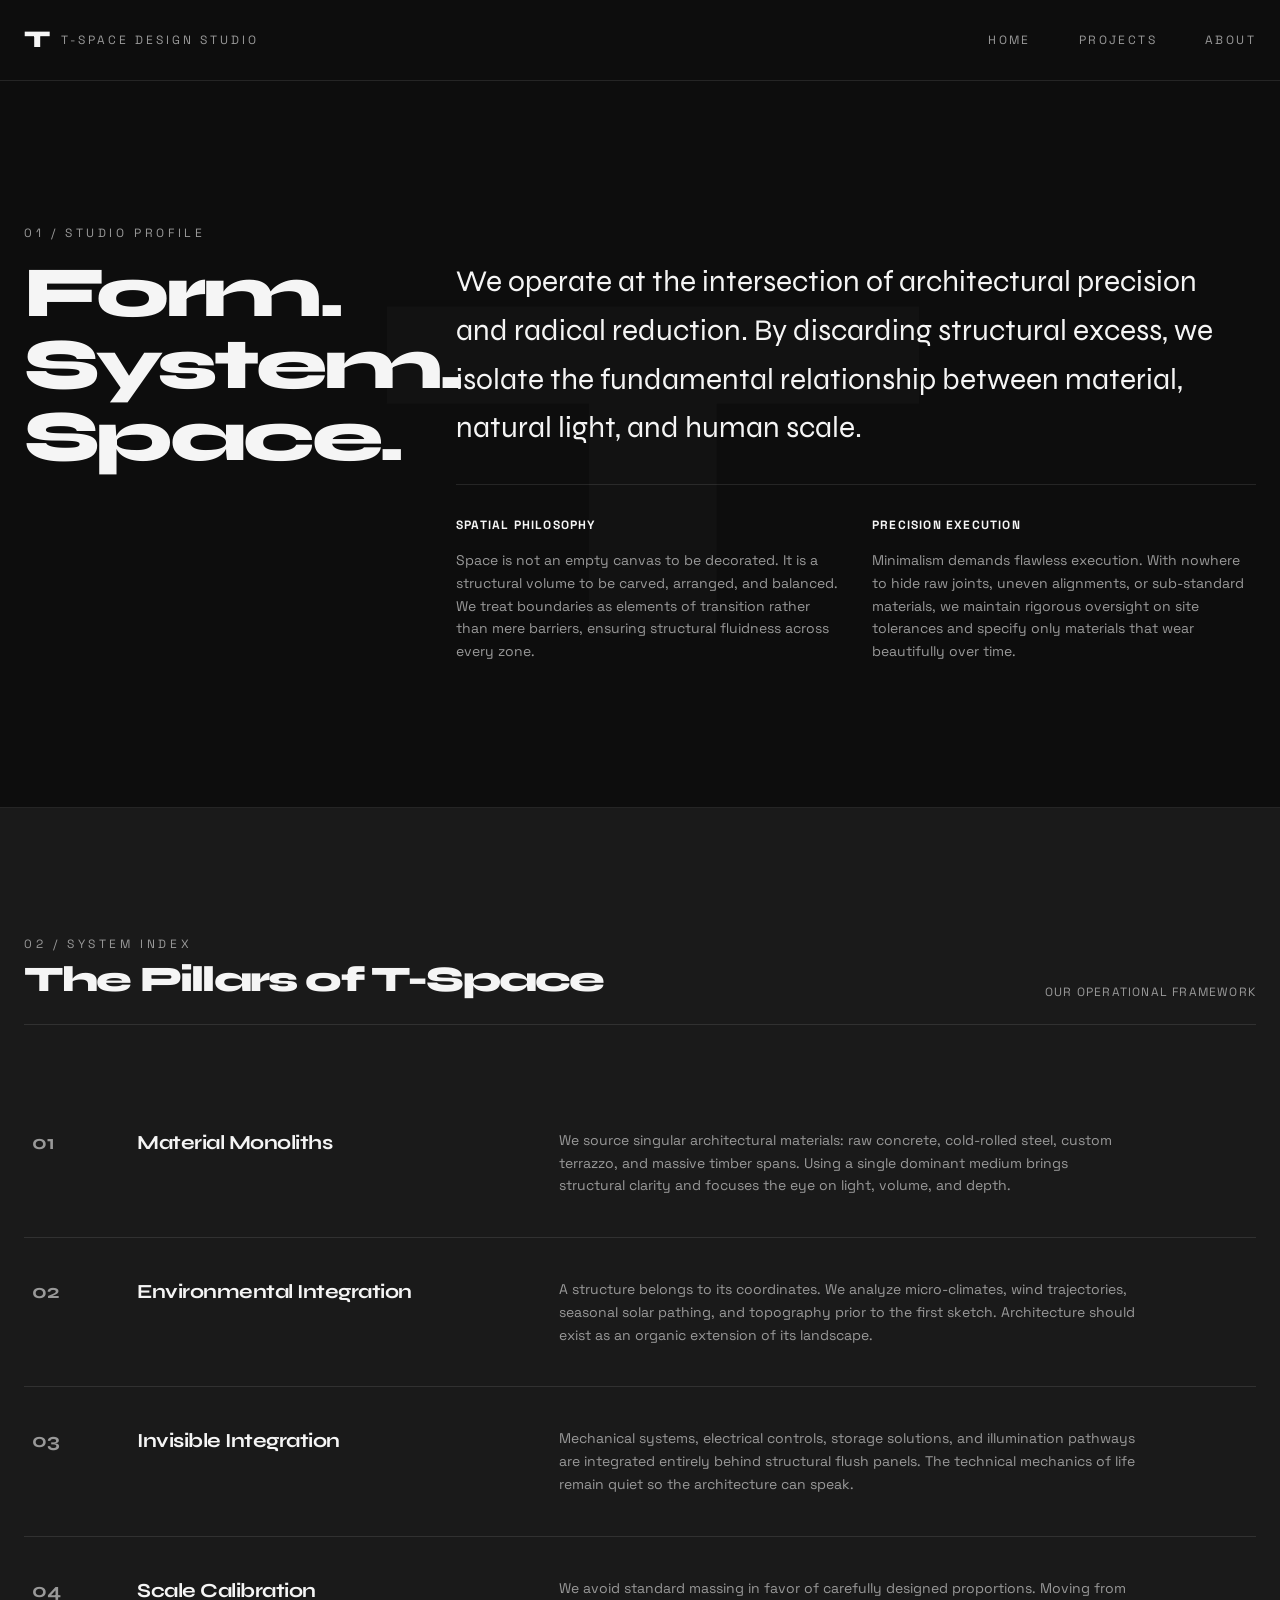
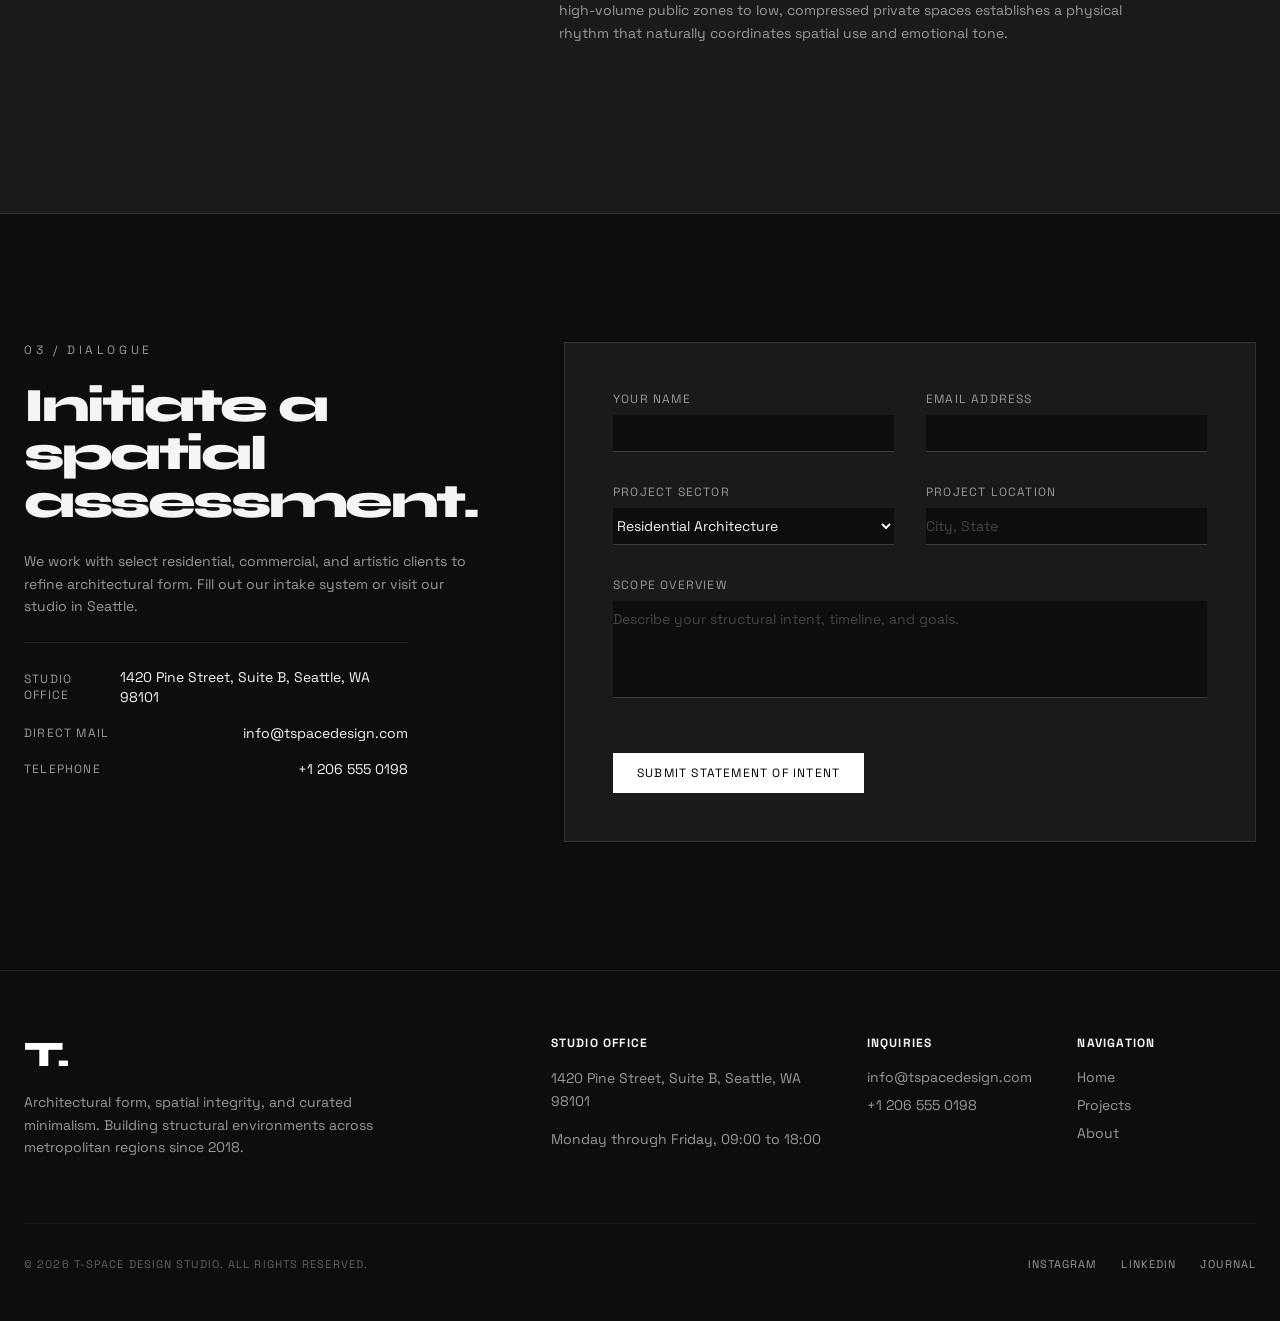
<file: about.html>
<!DOCTYPE html>
<html lang="en">
<head>
<meta charset="utf-8">
<meta name="viewport" content="width=device-width, initial-scale=1">
<title>About | T-Space Design Studio</title>
<meta name="description" content="Discover the design philosophy, architectural background, and minimalist ethos of T-Space Design Studio. Shaping spatial systems through structural rigor.">
<link rel="canonical" href="https://t-space-design-1551.sites.tibly.ai/about">
<meta property="og:type" content="website">
<meta property="og:url" content="https://t-space-design-1551.sites.tibly.ai/about">
<meta property="og:site_name" content="T-Space Design Studio">
<meta property="og:title" content="About | T-Space Design Studio">
<meta property="og:description" content="Discover the design philosophy, architectural background, and minimalist ethos of T-Space Design Studio. Shaping spatial systems through structural rigor.">
<meta name="twitter:card" content="summary_large_image">
<link rel="icon" href="/favicon.svg" type="image/svg+xml">
<link rel="preconnect" href="https://fonts.googleapis.com">
<link rel="preconnect" href="https://fonts.gstatic.com" crossorigin>
<link href="https://fonts.googleapis.com/css2?family=Space+Grotesk:wght@300;400;500;700&family=Syne:wght@700;800&display=swap" rel="stylesheet">
<link rel="stylesheet" href="/styles.css">
</head>
<body>
<!-- block:header -->
<header class="w-full bg-[#0D0D0D] border-b border-white/10 sticky top-0 z-50">
  <div class="max-w-7xl mx-auto px-6 h-20 flex items-center justify-between">
    <a href="/" class="flex items-center gap-3 group">
      <span class="font-display text-2xl font-extrabold tracking-tighter text-[#F5F5F5] group-hover:text-white transition-colors">T</span>
      <span class="font-body text-xs uppercase tracking-[0.25em] text-[#999999] group-hover:text-white transition-colors hidden sm:inline" data-tibly-field="business-name">T-Space Design Studio</span>
    </a>
    <nav class="flex items-center gap-8 md:gap-12">
      <a href="/" class="font-body text-xs uppercase tracking-[0.2em] text-[#999999] hover:text-[#F5F5F5] transition-colors py-2">Home</a>
      <a href="/projects" class="font-body text-xs uppercase tracking-[0.2em] text-[#999999] hover:text-[#F5F5F5] transition-colors py-2">Projects</a>
      <a href="/about" class="font-body text-xs uppercase tracking-[0.2em] text-[#999999] hover:text-[#F5F5F5] transition-colors py-2">About</a>
    </nav>
  </div>
</header>
<!-- /block:header -->
<!-- block:statement -->
<section class="relative bg-[#0D0D0D] overflow-hidden py-24 md:py-36 border-b border-white/10" data-block="statement">
  <!-- Oversized Typographic Monogram Watermark Background -->
  <div class="absolute inset-0 select-none pointer-events-none flex items-center justify-center overflow-hidden">
    <span class="font-display font-extrabold text-[40vw] leading-none text-white/[0.02] tracking-tighter translate-y-6">T</span>
  </div>

  <div class="relative z-10 max-w-7xl mx-auto px-6">
    <div class="grid grid-cols-1 lg:grid-cols-12 gap-12 lg:gap-16 items-start">
      <div class="lg:col-span-4 space-y-4">
        <span class="font-body text-xs uppercase tracking-[0.3em] text-[#999999] block">01 / Studio Profile</span>
        <h1 class="font-display text-5xl md:text-7xl font-extrabold tracking-tighter text-[#F5F5F5] leading-none">
          Form.<br>System.<br>Space.
        </h1>
      </div>
      <div class="lg:col-span-8 space-y-8 lg:pt-8">
        <p class="font-display text-xl md:text-3xl font-light text-[#F5F5F5] leading-relaxed max-w-3xl">
          We operate at the intersection of architectural precision and radical reduction. By discarding structural excess, we isolate the fundamental relationship between material, natural light, and human scale.
        </p>
        <div class="grid grid-cols-1 md:grid-cols-2 gap-8 pt-8 border-t border-white/10">
          <div class="space-y-4">
            <h3 class="font-body text-xs uppercase tracking-widest text-[#F5F5F5] font-bold">Spatial Philosophy</h3>
            <p class="font-body text-sm text-[#999999] leading-relaxed">
              Space is not an empty canvas to be decorated. It is a structural volume to be carved, arranged, and balanced. We treat boundaries as elements of transition rather than mere barriers, ensuring structural fluidness across every zone.
            </p>
          </div>
          <div class="space-y-4">
            <h3 class="font-body text-xs uppercase tracking-widest text-[#F5F5F5] font-bold">Precision Execution</h3>
            <p class="font-body text-sm text-[#999999] leading-relaxed">
              Minimalism demands flawless execution. With nowhere to hide raw joints, uneven alignments, or sub-standard materials, we maintain rigorous oversight on site tolerances and specify only materials that wear beautifully over time.
            </p>
          </div>
        </div>
      </div>
    </div>
  </div>
</section>
<!-- /block:statement -->
<!-- block:index-list -->
<section class="bg-[#1A1A1A] py-24 md:py-32 border-b border-white/10" data-block="index-list">
  <div class="max-w-7xl mx-auto px-6">
    <div class="flex flex-col md:flex-row md:items-end justify-between gap-6 mb-16 pb-6 border-b border-white/10">
      <div>
        <span class="font-body text-xs uppercase tracking-[0.3em] text-[#999999] block mb-2">02 / System Index</span>
        <h2 class="font-display text-3xl md:text-4xl font-extrabold tracking-tighter text-[#F5F5F5]">The Pillars of T-Space</h2>
      </div>
      <p class="font-body text-xs uppercase tracking-widest text-[#999999]">Our operational framework</p>
    </div>

    <div class="divide-y divide-white/10">
      <!-- Pillar 01 -->
      <div class="grid grid-cols-1 lg:grid-cols-12 py-10 gap-6 lg:gap-12 hover:bg-[#0D0D0D]/20 transition-colors group px-2">
        <div class="lg:col-span-1">
          <span class="font-display text-xl font-bold text-[#999999] group-hover:text-white transition-colors">01</span>
        </div>
        <div class="lg:col-span-4">
          <h3 class="font-display text-xl font-bold text-[#F5F5F5] tracking-tight">Material Monoliths</h3>
        </div>
        <div class="lg:col-span-7">
          <p class="font-body text-sm text-[#999999] leading-relaxed max-w-xl">
            We source singular architectural materials: raw concrete, cold-rolled steel, custom terrazzo, and massive timber spans. Using a single dominant medium brings structural clarity and focuses the eye on light, volume, and depth.
          </p>
        </div>
      </div>

      <!-- Pillar 02 -->
      <div class="grid grid-cols-1 lg:grid-cols-12 py-10 gap-6 lg:gap-12 hover:bg-[#0D0D0D]/20 transition-colors group px-2">
        <div class="lg:col-span-1">
          <span class="font-display text-xl font-bold text-[#999999] group-hover:text-white transition-colors">02</span>
        </div>
        <div class="lg:col-span-4">
          <h3 class="font-display text-xl font-bold text-[#F5F5F5] tracking-tight">Environmental Integration</h3>
        </div>
        <div class="lg:col-span-7">
          <p class="font-body text-sm text-[#999999] leading-relaxed max-w-xl">
            A structure belongs to its coordinates. We analyze micro-climates, wind trajectories, seasonal solar pathing, and topography prior to the first sketch. Architecture should exist as an organic extension of its landscape.
          </p>
        </div>
      </div>

      <!-- Pillar 03 -->
      <div class="grid grid-cols-1 lg:grid-cols-12 py-10 gap-6 lg:gap-12 hover:bg-[#0D0D0D]/20 transition-colors group px-2">
        <div class="lg:col-span-1">
          <span class="font-display text-xl font-bold text-[#999999] group-hover:text-white transition-colors">03</span>
        </div>
        <div class="lg:col-span-4">
          <h3 class="font-display text-xl font-bold text-[#F5F5F5] tracking-tight">Invisible Integration</h3>
        </div>
        <div class="lg:col-span-7">
          <p class="font-body text-sm text-[#999999] leading-relaxed max-w-xl">
            Mechanical systems, electrical controls, storage solutions, and illumination pathways are integrated entirely behind structural flush panels. The technical mechanics of life remain quiet so the architecture can speak.
          </p>
        </div>
      </div>

      <!-- Pillar 04 -->
      <div class="grid grid-cols-1 lg:grid-cols-12 py-10 gap-6 lg:gap-12 hover:bg-[#0D0D0D]/20 transition-colors group px-2">
        <div class="lg:col-span-1">
          <span class="font-display text-xl font-bold text-[#999999] group-hover:text-white transition-colors">04</span>
        </div>
        <div class="lg:col-span-4">
          <h3 class="font-display text-xl font-bold text-[#F5F5F5] tracking-tight">Scale Calibration</h3>
        </div>
        <div class="lg:col-span-7">
          <p class="font-body text-sm text-[#999999] leading-relaxed max-w-xl">
            We avoid standard massing in favor of carefully designed proportions. Moving from high-volume public zones to low, compressed private spaces establishes a physical rhythm that naturally coordinates spatial use and emotional tone.
          </p>
        </div>
      </div>
    </div>
  </div>
</section>
<!-- /block:index-list -->
<!-- block:contact-cta -->
<section class="bg-[#0D0D0D] py-24 md:py-32" data-block="contact-cta">
  <div class="max-w-7xl mx-auto px-6">
    <div class="grid grid-cols-1 lg:grid-cols-12 gap-12 lg:gap-16">
      <div class="lg:col-span-5 space-y-6">
        <span class="font-body text-xs uppercase tracking-[0.3em] text-[#999999] block">03 / Dialogue</span>
        <h2 class="font-display text-4xl md:text-5xl font-extrabold tracking-tighter text-[#F5F5F5] leading-none">
          Initiate a spatial assessment.
        </h2>
        <p class="font-body text-sm text-[#999999] leading-relaxed max-w-md">
          We work with select residential, commercial, and artistic clients to refine architectural form. Fill out our intake system or visit our studio in Seattle.
        </p>
        <div class="space-y-4 pt-6 border-t border-white/10 max-w-sm">
          <div class="flex justify-between items-center text-sm">
            <span class="font-body text-xs uppercase tracking-widest text-[#999999]">Studio Office</span>
            <span class="font-body text-[#F5F5F5]" data-tibly-field="address">1420 Pine Street, Suite B, Seattle, WA 98101</span>
          </div>
          <div class="flex justify-between items-center text-sm">
            <span class="font-body text-xs uppercase tracking-widest text-[#999999]">Direct Mail</span>
            <a href="mailto:info@tspacedesign.com" class="font-body text-[#F5F5F5] hover:text-[#999999] transition-colors" data-tibly-field="email">info@tspacedesign.com</a>
          </div>
          <div class="flex justify-between items-center text-sm">
            <span class="font-body text-xs uppercase tracking-widest text-[#999999]">Telephone</span>
            <a href="tel:+12065550198" class="font-body text-[#F5F5F5] hover:text-[#999999] transition-colors" data-tibly-field="phone">+1 206 555 0198</a>
          </div>
        </div>
      </div>

      <div class="lg:col-span-7 bg-[#1A1A1A] p-8 md:p-12 border border-white/10">
        <form method="POST" action="https://api.tibly.ai/api/public/site-forms" class="space-y-8">
          <input type="hidden" name="_page" value="/about">
          <input type="text" name="_gotcha" class="hidden" tabindex="-1" autocomplete="off" aria-hidden="true">

          <div class="grid grid-cols-1 md:grid-cols-2 gap-8">
            <div class="space-y-2">
              <label for="name" class="font-body text-xs uppercase tracking-widest text-[#999999] block">Your Name</label>
              <input type="text" id="name" name="name" required class="w-full bg-[#0D0D0D] border-b border-white/20 focus:border-white focus:outline-none py-2 text-[#F5F5F5] font-body text-sm transition-colors rounded-none">
            </div>
            <div class="space-y-2">
              <label for="email" class="font-body text-xs uppercase tracking-widest text-[#999999] block">Email Address</label>
              <input type="email" id="email" name="email" required class="w-full bg-[#0D0D0D] border-b border-white/20 focus:border-white focus:outline-none py-2 text-[#F5F5F5] font-body text-sm transition-colors rounded-none">
            </div>
          </div>

          <div class="grid grid-cols-1 md:grid-cols-2 gap-8">
            <div class="space-y-2">
              <label for="project-type" class="font-body text-xs uppercase tracking-widest text-[#999999] block">Project Sector</label>
              <select id="project-type" name="project-type" class="w-full bg-[#0D0D0D] border-b border-white/20 focus:border-white focus:outline-none py-2 text-[#F5F5F5] font-body text-sm transition-colors rounded-none">
                <option value="residential">Residential Architecture</option>
                <option value="commercial">Commercial Development</option>
                <option value="installation">Installation &amp; Exhibition</option>
              </select>
            </div>
            <div class="space-y-2">
              <label for="location" class="font-body text-xs uppercase tracking-widest text-[#999999] block">Project Location</label>
              <input type="text" id="location" name="location" required placeholder="City, State" class="w-full bg-[#0D0D0D] border-b border-white/20 focus:border-white focus:outline-none py-2 text-[#F5F5F5] font-body text-sm placeholder-[#999999]/40 transition-colors rounded-none">
            </div>
          </div>

          <div class="space-y-2">
            <label for="message" class="font-body text-xs uppercase tracking-widest text-[#999999] block">Scope Overview</label>
            <textarea id="message" name="message" rows="4" required placeholder="Describe your structural intent, timeline, and goals." class="w-full bg-[#0D0D0D] border-b border-white/20 focus:border-white focus:outline-none py-2 text-[#F5F5F5] font-body text-sm placeholder-[#999999]/40 transition-colors rounded-none resize-none"></textarea>
          </div>

          <div class="pt-4">
            <button type="submit" class="btn w-full sm:w-auto">
              Submit Statement of Intent
            </button>
          </div>
        </form>
      </div>
    </div>
  </div>
</section>
<!-- /block:contact-cta -->
<!-- block:footer -->
<footer class="w-full bg-[#0D0D0D] border-t border-white/10 pt-16 pb-12">
  <div class="max-w-7xl mx-auto px-6">
    <div class="grid grid-cols-1 md:grid-cols-12 gap-12 md:gap-8 pb-16">
      <div class="md:col-span-5 space-y-4">
        <div class="font-display text-4xl font-extrabold tracking-tighter text-white">T.</div>
        <p class="font-body text-sm text-[#999999] max-w-sm leading-relaxed">
          Architectural form, spatial integrity, and curated minimalism. Building structural environments across metropolitan regions since 2018.
        </p>
      </div>
      <div class="md:col-span-3 space-y-4">
        <div class="font-body text-xs uppercase tracking-widest text-[#F5F5F5] font-bold">Studio Office</div>
        <p class="font-body text-sm text-[#999999] leading-relaxed">
          <span data-tibly-field="address">1420 Pine Street, Suite B, Seattle, WA 98101</span>
        </p>
        <p class="font-body text-sm text-[#999999] leading-relaxed">
          <span data-tibly-field="hours">Monday through Friday, 09:00 to 18:00</span>
        </p>
      </div>
      <div class="md:col-span-2 space-y-4">
        <div class="font-body text-xs uppercase tracking-widest text-[#F5F5F5] font-bold">Inquiries</div>
        <div class="flex flex-col space-y-2">
          <a href="mailto:info@tspacedesign.com" class="font-body text-sm text-[#999999] hover:text-white transition-colors w-fit" data-tibly-field="email">info@tspacedesign.com</a>
          <a href="tel:+12065550198" class="font-body text-sm text-[#999999] hover:text-white transition-colors w-fit" data-tibly-field="phone">+1 206 555 0198</a>
        </div>
      </div>
      <div class="md:col-span-2 space-y-4">
        <div class="font-body text-xs uppercase tracking-widest text-[#F5F5F5] font-bold">Navigation</div>
        <div class="flex flex-col space-y-2">
          <a href="/" class="font-body text-sm text-[#999999] hover:text-white transition-colors w-fit">Home</a>
          <a href="/projects" class="font-body text-sm text-[#999999] hover:text-white transition-colors w-fit">Projects</a>
          <a href="/about" class="font-body text-sm text-[#999999] hover:text-white transition-colors w-fit">About</a>
        </div>
      </div>
    </div>
    <div class="pt-8 border-t border-white/5 flex flex-col sm:flex-row items-center justify-between gap-4">
      <div class="font-body text-[11px] uppercase tracking-widest text-[#999999]/60">
        &copy; 2026 <span data-tibly-field="business-name">T-Space Design Studio</span>. All rights reserved.
      </div>
      <div class="flex items-center gap-6" data-tibly-field="links">
        <a href="https://instagram.com" class="font-body text-[11px] uppercase tracking-widest text-[#999999] hover:text-white transition-colors">Instagram</a>
        <a href="https://linkedin.com" class="font-body text-[11px] uppercase tracking-widest text-[#999999] hover:text-white transition-colors">LinkedIn</a>
        <a href="https://journal.tspacedesign.com" class="font-body text-[11px] uppercase tracking-widest text-[#999999] hover:text-white transition-colors">Journal</a>
      </div>
    </div>
  </div>
</footer>
<!-- /block:footer -->
  <script async src="https://api.tibly.ai/widget/v1.js"></script>
</body>
</html>
</file>
<file: styles.css>
/*! tailwindcss v4.3.2 | MIT License | https://tailwindcss.com */
@layer properties{@supports (((-webkit-hyphens:none)) and (not (margin-trim:inline))) or ((-moz-orient:inline) and (not (color:rgb(from red r g b)))){*,:before,:after,::backdrop{--tw-translate-x:0;--tw-translate-y:0;--tw-translate-z:0;--tw-scale-x:1;--tw-scale-y:1;--tw-scale-z:1;--tw-space-y-reverse:0;--tw-divide-y-reverse:0;--tw-border-style:solid;--tw-leading:initial;--tw-font-weight:initial;--tw-tracking:initial;--tw-blur:initial;--tw-brightness:initial;--tw-contrast:initial;--tw-grayscale:initial;--tw-hue-rotate:initial;--tw-invert:initial;--tw-opacity:initial;--tw-saturate:initial;--tw-sepia:initial;--tw-drop-shadow:initial;--tw-drop-shadow-color:initial;--tw-drop-shadow-alpha:100%;--tw-drop-shadow-size:initial;--tw-duration:initial;--tw-ease:initial}}}@layer theme{:root,:host{--font-sans:ui-sans-serif, system-ui, sans-serif, "Apple Color Emoji", "Segoe UI Emoji", "Segoe UI Symbol", "Noto Color Emoji";--font-mono:ui-monospace, SFMono-Regular, Menlo, Monaco, Consolas, "Liberation Mono", "Courier New", monospace;--color-neutral-900:oklch(20.5% 0 0);--color-black:#000;--color-white:#fff;--spacing:.25rem;--container-sm:24rem;--container-md:28rem;--container-xl:36rem;--container-2xl:42rem;--container-3xl:48rem;--container-4xl:56rem;--container-7xl:80rem;--text-xs:.75rem;--text-xs--line-height:calc(1 / .75);--text-sm:.875rem;--text-sm--line-height:calc(1.25 / .875);--text-base:1rem;--text-base--line-height:calc(1.5 / 1);--text-lg:1.125rem;--text-lg--line-height:calc(1.75 / 1.125);--text-xl:1.25rem;--text-xl--line-height:calc(1.75 / 1.25);--text-2xl:1.5rem;--text-2xl--line-height:calc(2 / 1.5);--text-3xl:1.875rem;--text-3xl--line-height:calc(2.25 / 1.875);--text-4xl:2.25rem;--text-4xl--line-height:calc(2.5 / 2.25);--text-5xl:3rem;--text-5xl--line-height:1;--text-7xl:4.5rem;--text-7xl--line-height:1;--text-8xl:6rem;--text-8xl--line-height:1;--font-weight-light:300;--font-weight-medium:500;--font-weight-bold:700;--font-weight-extrabold:800;--font-weight-black:900;--tracking-tighter:-.05em;--tracking-tight:-.025em;--tracking-wider:.05em;--tracking-widest:.1em;--leading-relaxed:1.625;--ease-out:cubic-bezier(0, 0, .2, 1);--ease-in-out:cubic-bezier(.4, 0, .2, 1);--default-transition-duration:.15s;--default-transition-timing-function:cubic-bezier(.4, 0, .2, 1);--default-font-family:var(--font-sans);--default-mono-font-family:var(--font-mono);--font-display:"Syne", sans-serif;--font-body:"Space Grotesk", sans-serif;--radius-none:0px}}@layer base{*,:after,:before,::backdrop{box-sizing:border-box;border:0 solid;margin:0;padding:0}::file-selector-button{box-sizing:border-box;border:0 solid;margin:0;padding:0}html,:host{-webkit-text-size-adjust:100%;tab-size:4;line-height:1.5;font-family:var(--default-font-family,ui-sans-serif, system-ui, sans-serif, "Apple Color Emoji", "Segoe UI Emoji", "Segoe UI Symbol", "Noto Color Emoji");font-feature-settings:var(--default-font-feature-settings,normal);font-variation-settings:var(--default-font-variation-settings,normal);-webkit-tap-highlight-color:transparent}hr{height:0;color:inherit;border-top-width:1px}abbr:where([title]){-webkit-text-decoration:underline dotted;text-decoration:underline dotted}h1,h2,h3,h4,h5,h6{font-size:inherit;font-weight:inherit}a{color:inherit;-webkit-text-decoration:inherit;-webkit-text-decoration:inherit;-webkit-text-decoration:inherit;text-decoration:inherit}b,strong{font-weight:bolder}code,kbd,samp,pre{font-family:var(--default-mono-font-family,ui-monospace, SFMono-Regular, Menlo, Monaco, Consolas, "Liberation Mono", "Courier New", monospace);font-feature-settings:var(--default-mono-font-feature-settings,normal);font-variation-settings:var(--default-mono-font-variation-settings,normal);font-size:1em}small{font-size:80%}sub,sup{vertical-align:baseline;font-size:75%;line-height:0;position:relative}sub{bottom:-.25em}sup{top:-.5em}table{text-indent:0;border-color:inherit;border-collapse:collapse}:-moz-focusring{outline:auto}progress{vertical-align:baseline}summary{display:list-item}ol,ul,menu{list-style:none}img,svg,video,canvas,audio,iframe,embed,object{vertical-align:middle;display:block}img,video{max-width:100%;height:auto}button,input,select,optgroup,textarea{font:inherit;font-feature-settings:inherit;font-variation-settings:inherit;letter-spacing:inherit;color:inherit;opacity:1;background-color:#0000;border-radius:0}::file-selector-button{font:inherit;font-feature-settings:inherit;font-variation-settings:inherit;letter-spacing:inherit;color:inherit;opacity:1;background-color:#0000;border-radius:0}:where(select:is([multiple],[size])) optgroup{font-weight:bolder}:where(select:is([multiple],[size])) optgroup option{padding-inline-start:20px}::file-selector-button{margin-inline-end:4px}::placeholder{opacity:1}@supports (not ((-webkit-appearance:-apple-pay-button))) or (contain-intrinsic-size:1px){::placeholder{color:currentColor}@supports (color:color-mix(in lab, red, red)){::placeholder{color:color-mix(in oklab, currentcolor 50%, transparent)}}}textarea{resize:vertical}::-webkit-search-decoration{-webkit-appearance:none}::-webkit-date-and-time-value{min-height:1lh;text-align:inherit}::-webkit-datetime-edit{display:inline-flex}::-webkit-datetime-edit-fields-wrapper{padding:0}::-webkit-datetime-edit{padding-block:0}::-webkit-datetime-edit-year-field{padding-block:0}::-webkit-datetime-edit-month-field{padding-block:0}::-webkit-datetime-edit-day-field{padding-block:0}::-webkit-datetime-edit-hour-field{padding-block:0}::-webkit-datetime-edit-minute-field{padding-block:0}::-webkit-datetime-edit-second-field{padding-block:0}::-webkit-datetime-edit-millisecond-field{padding-block:0}::-webkit-datetime-edit-meridiem-field{padding-block:0}::-webkit-calendar-picker-indicator{line-height:1}:-moz-ui-invalid{box-shadow:none}button,input:where([type=button],[type=reset],[type=submit]){appearance:button}::file-selector-button{appearance:button}::-webkit-inner-spin-button{height:auto}::-webkit-outer-spin-button{height:auto}[hidden]:where(:not([hidden=until-found])){display:none!important}}@layer components{.btn{background-color:var(--color-white);padding-inline:calc(var(--spacing) * 6);padding-block:calc(var(--spacing) * 3);font-family:var(--font-body);font-size:var(--text-xs);line-height:var(--tw-leading,var(--text-xs--line-height));--tw-tracking:var(--tracking-widest);letter-spacing:var(--tracking-widest);color:var(--color-black);text-transform:uppercase;transition-property:color,background-color,border-color,outline-color,text-decoration-color,fill,stroke,--tw-gradient-from,--tw-gradient-via,--tw-gradient-to;transition-timing-function:var(--tw-ease,var(--default-transition-timing-function));transition-duration:var(--tw-duration,var(--default-transition-duration));--tw-duration:.3s;--tw-ease:var(--ease-in-out);transition-duration:.3s;transition-timing-function:var(--ease-in-out);justify-content:center;align-items:center;display:inline-flex}@media (hover:hover){.btn:hover{color:var(--color-black);background-color:#999}}.btn-secondary{border-style:var(--tw-border-style);border-width:1px;border-color:#fff3;justify-content:center;align-items:center;display:inline-flex}@supports (color:color-mix(in lab, red, red)){.btn-secondary{border-color:color-mix(in oklab, var(--color-white) 20%, transparent)}}.btn-secondary{padding-inline:calc(var(--spacing) * 6);padding-block:calc(var(--spacing) * 3);font-family:var(--font-body);font-size:var(--text-xs);line-height:var(--tw-leading,var(--text-xs--line-height));--tw-tracking:var(--tracking-widest);letter-spacing:var(--tracking-widest);color:var(--color-white);text-transform:uppercase;transition-property:all;transition-timing-function:var(--tw-ease,var(--default-transition-timing-function));transition-duration:var(--tw-duration,var(--default-transition-duration));--tw-duration:.3s;--tw-ease:var(--ease-in-out);transition-duration:.3s;transition-timing-function:var(--ease-in-out)}@media (hover:hover){.btn-secondary:hover{border-color:var(--color-white);background-color:#ffffff0d}@supports (color:color-mix(in lab, red, red)){.btn-secondary:hover{background-color:color-mix(in oklab, var(--color-white) 5%, transparent)}}}.card{border-style:var(--tw-border-style);border-width:1px;border-color:#ffffff1a}@supports (color:color-mix(in lab, red, red)){.card{border-color:color-mix(in oklab, var(--color-white) 10%, transparent)}}.card{padding:calc(var(--spacing) * 6);transition-property:all;transition-timing-function:var(--tw-ease,var(--default-transition-timing-function));transition-duration:var(--tw-duration,var(--default-transition-duration));--tw-duration:.3s;background-color:#1a1a1a;transition-duration:.3s}@media (hover:hover){.card:hover{border-color:#fff6}@supports (color:color-mix(in lab, red, red)){.card:hover{border-color:color-mix(in oklab, var(--color-white) 40%, transparent)}}}}@layer utilities{.pointer-events-none{pointer-events:none}.absolute{position:absolute}.relative{position:relative}.sticky{position:sticky}.inset-0{inset:0}.top-0{top:0}.top-6{top:calc(var(--spacing) * 6)}.top-28{top:calc(var(--spacing) * 28)}.left-6{left:calc(var(--spacing) * 6)}.isolate{isolation:isolate}.z-0{z-index:0}.z-10{z-index:10}.z-50{z-index:50}.mx-auto{margin-inline:auto}.mt-1{margin-top:var(--spacing)}.mt-8{margin-top:calc(var(--spacing) * 8)}.mb-2{margin-bottom:calc(var(--spacing) * 2)}.mb-3{margin-bottom:calc(var(--spacing) * 3)}.mb-4{margin-bottom:calc(var(--spacing) * 4)}.mb-6{margin-bottom:calc(var(--spacing) * 6)}.mb-8{margin-bottom:calc(var(--spacing) * 8)}.mb-16{margin-bottom:calc(var(--spacing) * 16)}.block{display:block}.flex{display:flex}.grid{display:grid}.hidden{display:none}.aspect-\[4\/5\]{aspect-ratio:4/5}.aspect-\[16\/9\]{aspect-ratio:16/9}.aspect-\[16\/10\]{aspect-ratio:16/10}.h-20{height:calc(var(--spacing) * 20)}.h-full{height:100%}.min-h-\[60vh\]{min-height:60vh}.min-h-\[90vh\]{min-height:90vh}.w-fit{width:fit-content}.w-full{width:100%}.max-w-2xl{max-width:var(--container-2xl)}.max-w-3xl{max-width:var(--container-3xl)}.max-w-4xl{max-width:var(--container-4xl)}.max-w-7xl{max-width:var(--container-7xl)}.max-w-md{max-width:var(--container-md)}.max-w-sm{max-width:var(--container-sm)}.max-w-xl{max-width:var(--container-xl)}.min-w-\[600px\]{min-width:600px}.translate-y-6{--tw-translate-y:calc(var(--spacing) * 6);translate:var(--tw-translate-x) var(--tw-translate-y)}.translate-y-8{--tw-translate-y:calc(var(--spacing) * 8);translate:var(--tw-translate-x) var(--tw-translate-y)}.translate-y-12{--tw-translate-y:calc(var(--spacing) * 12);translate:var(--tw-translate-x) var(--tw-translate-y)}.scale-100{--tw-scale-x:100%;--tw-scale-y:100%;--tw-scale-z:100%;scale:var(--tw-scale-x) var(--tw-scale-y)}.cursor-pointer{cursor:pointer}.resize-none{resize:none}.grid-cols-1{grid-template-columns:repeat(1,minmax(0,1fr))}.flex-col{flex-direction:column}.flex-wrap{flex-wrap:wrap}.items-baseline{align-items:baseline}.items-center{align-items:center}.items-end{align-items:flex-end}.items-start{align-items:flex-start}.justify-between{justify-content:space-between}.justify-center{justify-content:center}.gap-3{gap:calc(var(--spacing) * 3)}.gap-4{gap:calc(var(--spacing) * 4)}.gap-6{gap:calc(var(--spacing) * 6)}.gap-8{gap:calc(var(--spacing) * 8)}.gap-12{gap:calc(var(--spacing) * 12)}:where(.space-y-2>:not(:last-child)){--tw-space-y-reverse:0;margin-block-start:calc(calc(var(--spacing) * 2) * var(--tw-space-y-reverse));margin-block-end:calc(calc(var(--spacing) * 2) * calc(1 - var(--tw-space-y-reverse)))}:where(.space-y-4>:not(:last-child)){--tw-space-y-reverse:0;margin-block-start:calc(calc(var(--spacing) * 4) * var(--tw-space-y-reverse));margin-block-end:calc(calc(var(--spacing) * 4) * calc(1 - var(--tw-space-y-reverse)))}:where(.space-y-6>:not(:last-child)){--tw-space-y-reverse:0;margin-block-start:calc(calc(var(--spacing) * 6) * var(--tw-space-y-reverse));margin-block-end:calc(calc(var(--spacing) * 6) * calc(1 - var(--tw-space-y-reverse)))}:where(.space-y-8>:not(:last-child)){--tw-space-y-reverse:0;margin-block-start:calc(calc(var(--spacing) * 8) * var(--tw-space-y-reverse));margin-block-end:calc(calc(var(--spacing) * 8) * calc(1 - var(--tw-space-y-reverse)))}:where(.space-y-10>:not(:last-child)){--tw-space-y-reverse:0;margin-block-start:calc(calc(var(--spacing) * 10) * var(--tw-space-y-reverse));margin-block-end:calc(calc(var(--spacing) * 10) * calc(1 - var(--tw-space-y-reverse)))}:where(.space-y-12>:not(:last-child)){--tw-space-y-reverse:0;margin-block-start:calc(calc(var(--spacing) * 12) * var(--tw-space-y-reverse));margin-block-end:calc(calc(var(--spacing) * 12) * calc(1 - var(--tw-space-y-reverse)))}:where(.divide-y>:not(:last-child)){--tw-divide-y-reverse:0;border-bottom-style:var(--tw-border-style);border-top-style:var(--tw-border-style);border-top-width:calc(1px * var(--tw-divide-y-reverse));border-bottom-width:calc(1px * calc(1 - var(--tw-divide-y-reverse)))}:where(.divide-white\/5>:not(:last-child)){border-color:#ffffff0d}@supports (color:color-mix(in lab, red, red)){:where(.divide-white\/5>:not(:last-child)){border-color:color-mix(in oklab, var(--color-white) 5%, transparent)}}:where(.divide-white\/10>:not(:last-child)){border-color:#ffffff1a}@supports (color:color-mix(in lab, red, red)){:where(.divide-white\/10>:not(:last-child)){border-color:color-mix(in oklab, var(--color-white) 10%, transparent)}}.overflow-hidden{overflow:hidden}.overflow-x-auto{overflow-x:auto}.rounded-none{border-radius:var(--radius-none)}.border{border-style:var(--tw-border-style);border-width:1px}.border-y{border-block-style:var(--tw-border-style);border-block-width:1px}.border-t{border-top-style:var(--tw-border-style);border-top-width:1px}.border-b{border-bottom-style:var(--tw-border-style);border-bottom-width:1px}.border-white{border-color:var(--color-white)}.border-white\/5{border-color:#ffffff0d}@supports (color:color-mix(in lab, red, red)){.border-white\/5{border-color:color-mix(in oklab, var(--color-white) 5%, transparent)}}.border-white\/10{border-color:#ffffff1a}@supports (color:color-mix(in lab, red, red)){.border-white\/10{border-color:color-mix(in oklab, var(--color-white) 10%, transparent)}}.border-white\/20{border-color:#fff3}@supports (color:color-mix(in lab, red, red)){.border-white\/20{border-color:color-mix(in oklab, var(--color-white) 20%, transparent)}}.bg-\[\#0D0D0D\]{background-color:#0d0d0d}.bg-\[\#1A1A1A\]{background-color:#1a1a1a}.bg-neutral-900{background-color:var(--color-neutral-900)}.object-cover{object-fit:cover}.p-8{padding:calc(var(--spacing) * 8)}.px-2{padding-inline:calc(var(--spacing) * 2)}.px-3{padding-inline:calc(var(--spacing) * 3)}.px-4{padding-inline:calc(var(--spacing) * 4)}.px-6{padding-inline:calc(var(--spacing) * 6)}.py-1{padding-block:var(--spacing)}.py-2{padding-block:calc(var(--spacing) * 2)}.py-3{padding-block:calc(var(--spacing) * 3)}.py-4{padding-block:calc(var(--spacing) * 4)}.py-10{padding-block:calc(var(--spacing) * 10)}.py-24{padding-block:calc(var(--spacing) * 24)}.pt-2{padding-top:calc(var(--spacing) * 2)}.pt-4{padding-top:calc(var(--spacing) * 4)}.pt-6{padding-top:calc(var(--spacing) * 6)}.pt-8{padding-top:calc(var(--spacing) * 8)}.pt-12{padding-top:calc(var(--spacing) * 12)}.pt-16{padding-top:calc(var(--spacing) * 16)}.pt-32{padding-top:calc(var(--spacing) * 32)}.pb-1{padding-bottom:var(--spacing)}.pb-6{padding-bottom:calc(var(--spacing) * 6)}.pb-12{padding-bottom:calc(var(--spacing) * 12)}.pb-16{padding-bottom:calc(var(--spacing) * 16)}.pb-20{padding-bottom:calc(var(--spacing) * 20)}.text-left{text-align:left}.text-right{text-align:right}.font-body{font-family:var(--font-body)}.font-display{font-family:var(--font-display)}.text-2xl{font-size:var(--text-2xl);line-height:var(--tw-leading,var(--text-2xl--line-height))}.text-3xl{font-size:var(--text-3xl);line-height:var(--tw-leading,var(--text-3xl--line-height))}.text-4xl{font-size:var(--text-4xl);line-height:var(--tw-leading,var(--text-4xl--line-height))}.text-5xl{font-size:var(--text-5xl);line-height:var(--tw-leading,var(--text-5xl--line-height))}.text-base{font-size:var(--text-base);line-height:var(--tw-leading,var(--text-base--line-height))}.text-lg{font-size:var(--text-lg);line-height:var(--tw-leading,var(--text-lg--line-height))}.text-sm{font-size:var(--text-sm);line-height:var(--tw-leading,var(--text-sm--line-height))}.text-xl{font-size:var(--text-xl);line-height:var(--tw-leading,var(--text-xl--line-height))}.text-xs{font-size:var(--text-xs);line-height:var(--tw-leading,var(--text-xs--line-height))}.text-\[10px\]{font-size:10px}.text-\[11px\]{font-size:11px}.text-\[40vw\]{font-size:40vw}.text-\[60vw\]{font-size:60vw}.leading-\[0\.9\]{--tw-leading:.9;line-height:.9}.leading-none{--tw-leading:1;line-height:1}.leading-relaxed{--tw-leading:var(--leading-relaxed);line-height:var(--leading-relaxed)}.font-black{--tw-font-weight:var(--font-weight-black);font-weight:var(--font-weight-black)}.font-bold{--tw-font-weight:var(--font-weight-bold);font-weight:var(--font-weight-bold)}.font-extrabold{--tw-font-weight:var(--font-weight-extrabold);font-weight:var(--font-weight-extrabold)}.font-light{--tw-font-weight:var(--font-weight-light);font-weight:var(--font-weight-light)}.font-medium{--tw-font-weight:var(--font-weight-medium);font-weight:var(--font-weight-medium)}.tracking-\[0\.2em\]{--tw-tracking:.2em;letter-spacing:.2em}.tracking-\[0\.3em\]{--tw-tracking:.3em;letter-spacing:.3em}.tracking-\[0\.25em\]{--tw-tracking:.25em;letter-spacing:.25em}.tracking-tight{--tw-tracking:var(--tracking-tight);letter-spacing:var(--tracking-tight)}.tracking-tighter{--tw-tracking:var(--tracking-tighter);letter-spacing:var(--tracking-tighter)}.tracking-wider{--tw-tracking:var(--tracking-wider);letter-spacing:var(--tracking-wider)}.tracking-widest{--tw-tracking:var(--tracking-widest);letter-spacing:var(--tracking-widest)}.text-\[\#1A1A1A\]{color:#1a1a1a}.text-\[\#999999\]{color:#999}.text-\[\#999999\]\/60{color:oklab(68.2953% 2.98023e-8 5.96046e-8/.6)}.text-\[\#F5F5F5\]{color:#f5f5f5}.text-white{color:var(--color-white)}.text-white\/\[0\.02\]{color:#ffffff05}@supports (color:color-mix(in lab, red, red)){.text-white\/\[0\.02\]{color:color-mix(in oklab, var(--color-white) 2%, transparent)}}.uppercase{text-transform:uppercase}.placeholder-\[\#999999\]\/40::placeholder{color:oklab(68.2953% 2.98023e-8 5.96046e-8/.4)}.grayscale{--tw-grayscale:grayscale(100%);filter:var(--tw-blur,) var(--tw-brightness,) var(--tw-contrast,) var(--tw-grayscale,) var(--tw-hue-rotate,) var(--tw-invert,) var(--tw-saturate,) var(--tw-sepia,) var(--tw-drop-shadow,)}.transition{transition-property:color,background-color,border-color,outline-color,text-decoration-color,fill,stroke,--tw-gradient-from,--tw-gradient-via,--tw-gradient-to,opacity,box-shadow,transform,translate,scale,rotate,filter,-webkit-backdrop-filter,backdrop-filter,display,content-visibility,overlay,pointer-events;transition-timing-function:var(--tw-ease,var(--default-transition-timing-function));transition-duration:var(--tw-duration,var(--default-transition-duration))}.transition-all{transition-property:all;transition-timing-function:var(--tw-ease,var(--default-transition-timing-function));transition-duration:var(--tw-duration,var(--default-transition-duration))}.transition-colors{transition-property:color,background-color,border-color,outline-color,text-decoration-color,fill,stroke,--tw-gradient-from,--tw-gradient-via,--tw-gradient-to;transition-timing-function:var(--tw-ease,var(--default-transition-timing-function));transition-duration:var(--tw-duration,var(--default-transition-duration))}.transition-transform{transition-property:transform,translate,scale,rotate;transition-timing-function:var(--tw-ease,var(--default-transition-timing-function));transition-duration:var(--tw-duration,var(--default-transition-duration))}.duration-700{--tw-duration:.7s;transition-duration:.7s}.ease-out{--tw-ease:var(--ease-out);transition-timing-function:var(--ease-out)}.select-none{-webkit-user-select:none;user-select:none}@media (hover:hover){.group-hover\:scale-102:is(:where(.group):hover *){--tw-scale-x:102%;--tw-scale-y:102%;--tw-scale-z:102%;scale:var(--tw-scale-x) var(--tw-scale-y)}.group-hover\:scale-105:is(:where(.group):hover *){--tw-scale-x:105%;--tw-scale-y:105%;--tw-scale-z:105%;scale:var(--tw-scale-x) var(--tw-scale-y)}.group-hover\:border-white:is(:where(.group):hover *){border-color:var(--color-white)}.group-hover\:text-white:is(:where(.group):hover *){color:var(--color-white)}.group-hover\:underline:is(:where(.group):hover *){text-decoration-line:underline}.group-hover\:grayscale-0:is(:where(.group):hover *){--tw-grayscale:grayscale(0%);filter:var(--tw-blur,) var(--tw-brightness,) var(--tw-contrast,) var(--tw-grayscale,) var(--tw-hue-rotate,) var(--tw-invert,) var(--tw-saturate,) var(--tw-sepia,) var(--tw-drop-shadow,)}.hover\:bg-\[\#0D0D0D\]\/20:hover{background-color:oklab(15.9066% 0 0/.2)}.hover\:text-\[\#999999\]:hover{color:#999}.hover\:text-\[\#F5F5F5\]:hover{color:#f5f5f5}.hover\:text-white:hover{color:var(--color-white)}}.focus\:border-white:focus{border-color:var(--color-white)}.focus\:outline-none:focus{--tw-outline-style:none;outline-style:none}@media (min-width:40rem){.sm\:inline{display:inline}.sm\:w-auto{width:auto}.sm\:grid-cols-2{grid-template-columns:repeat(2,minmax(0,1fr))}.sm\:flex-row{flex-direction:row}.sm\:items-center{align-items:center}.sm\:text-7xl{font-size:var(--text-7xl);line-height:var(--tw-leading,var(--text-7xl--line-height))}}@media (min-width:48rem){.md\:col-span-2{grid-column:span 2/span 2}.md\:col-span-3{grid-column:span 3/span 3}.md\:col-span-4{grid-column:span 4/span 4}.md\:col-span-5{grid-column:span 5/span 5}.md\:col-span-8{grid-column:span 8/span 8}.md\:mt-0{margin-top:0}.md\:translate-y-16{--tw-translate-y:calc(var(--spacing) * 16);translate:var(--tw-translate-x) var(--tw-translate-y)}.md\:grid-cols-2{grid-template-columns:repeat(2,minmax(0,1fr))}.md\:grid-cols-12{grid-template-columns:repeat(12,minmax(0,1fr))}.md\:flex-row{flex-direction:row}.md\:items-end{align-items:flex-end}.md\:gap-8{gap:calc(var(--spacing) * 8)}.md\:gap-12{gap:calc(var(--spacing) * 12)}.md\:p-12{padding:calc(var(--spacing) * 12)}.md\:py-32{padding-block:calc(var(--spacing) * 32)}.md\:py-36{padding-block:calc(var(--spacing) * 36)}.md\:pt-24{padding-top:calc(var(--spacing) * 24)}.md\:text-2xl{font-size:var(--text-2xl);line-height:var(--tw-leading,var(--text-2xl--line-height))}.md\:text-3xl{font-size:var(--text-3xl);line-height:var(--tw-leading,var(--text-3xl--line-height))}.md\:text-4xl{font-size:var(--text-4xl);line-height:var(--tw-leading,var(--text-4xl--line-height))}.md\:text-5xl{font-size:var(--text-5xl);line-height:var(--tw-leading,var(--text-5xl--line-height))}.md\:text-7xl{font-size:var(--text-7xl);line-height:var(--tw-leading,var(--text-7xl--line-height))}.md\:text-sm{font-size:var(--text-sm);line-height:var(--tw-leading,var(--text-sm--line-height))}.md\:text-xl{font-size:var(--text-xl);line-height:var(--tw-leading,var(--text-xl--line-height))}.md\:text-\[50vw\]{font-size:50vw}}@media (min-width:64rem){.lg\:col-span-1{grid-column:span 1/span 1}.lg\:col-span-4{grid-column:span 4/span 4}.lg\:col-span-5{grid-column:span 5/span 5}.lg\:col-span-7{grid-column:span 7/span 7}.lg\:col-span-8{grid-column:span 8/span 8}.lg\:grid-cols-12{grid-template-columns:repeat(12,minmax(0,1fr))}.lg\:gap-12{gap:calc(var(--spacing) * 12)}.lg\:gap-16{gap:calc(var(--spacing) * 16)}.lg\:gap-20{gap:calc(var(--spacing) * 20)}.lg\:gap-24{gap:calc(var(--spacing) * 24)}.lg\:pt-8{padding-top:calc(var(--spacing) * 8)}.lg\:pl-6{padding-left:calc(var(--spacing) * 6)}.lg\:text-8xl{font-size:var(--text-8xl);line-height:var(--tw-leading,var(--text-8xl--line-height))}}}@property --tw-translate-x{syntax:"*";inherits:false;initial-value:0}@property --tw-translate-y{syntax:"*";inherits:false;initial-value:0}@property --tw-translate-z{syntax:"*";inherits:false;initial-value:0}@property --tw-scale-x{syntax:"*";inherits:false;initial-value:1}@property --tw-scale-y{syntax:"*";inherits:false;initial-value:1}@property --tw-scale-z{syntax:"*";inherits:false;initial-value:1}@property --tw-space-y-reverse{syntax:"*";inherits:false;initial-value:0}@property --tw-divide-y-reverse{syntax:"*";inherits:false;initial-value:0}@property --tw-border-style{syntax:"*";inherits:false;initial-value:solid}@property --tw-leading{syntax:"*";inherits:false}@property --tw-font-weight{syntax:"*";inherits:false}@property --tw-tracking{syntax:"*";inherits:false}@property --tw-blur{syntax:"*";inherits:false}@property --tw-brightness{syntax:"*";inherits:false}@property --tw-contrast{syntax:"*";inherits:false}@property --tw-grayscale{syntax:"*";inherits:false}@property --tw-hue-rotate{syntax:"*";inherits:false}@property --tw-invert{syntax:"*";inherits:false}@property --tw-opacity{syntax:"*";inherits:false}@property --tw-saturate{syntax:"*";inherits:false}@property --tw-sepia{syntax:"*";inherits:false}@property --tw-drop-shadow{syntax:"*";inherits:false}@property --tw-drop-shadow-color{syntax:"*";inherits:false}@property --tw-drop-shadow-alpha{syntax:"<percentage>";inherits:false;initial-value:100%}@property --tw-drop-shadow-size{syntax:"*";inherits:false}@property --tw-duration{syntax:"*";inherits:false}@property --tw-ease{syntax:"*";inherits:false}
</file>
